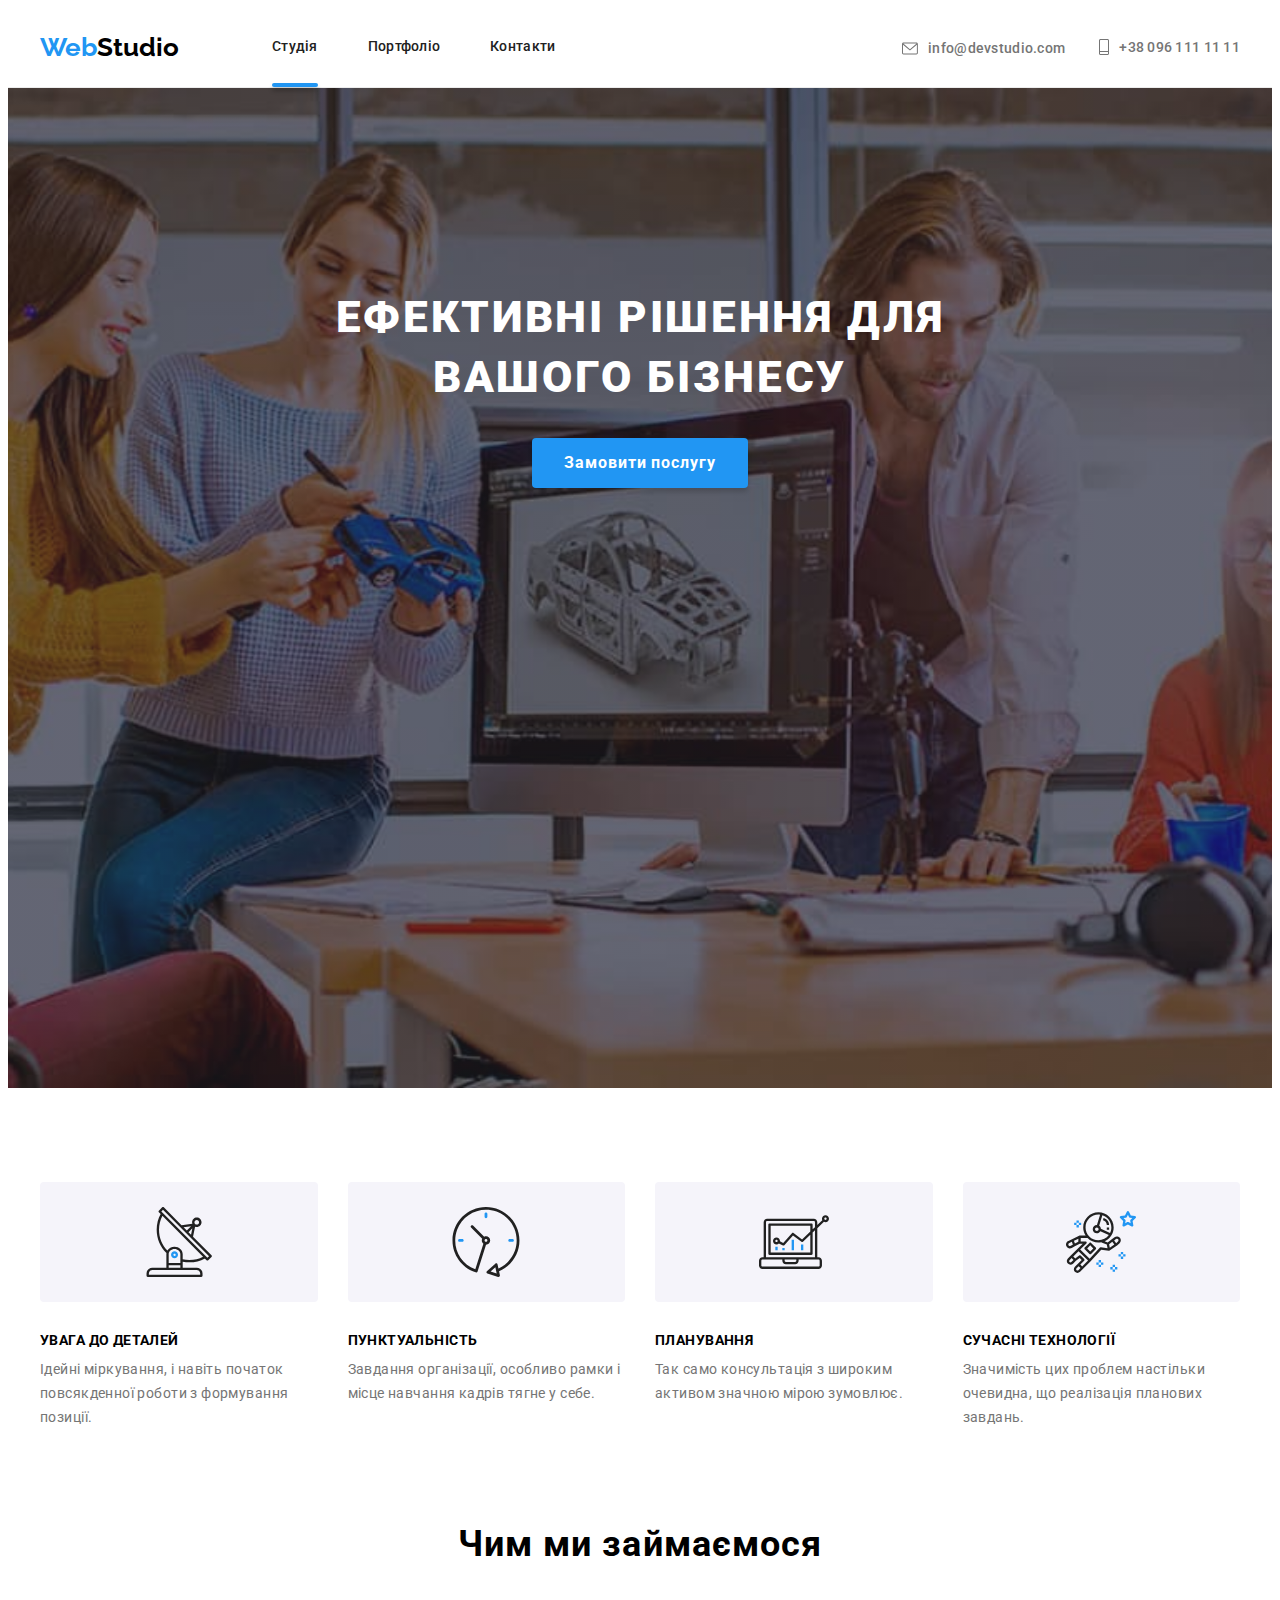
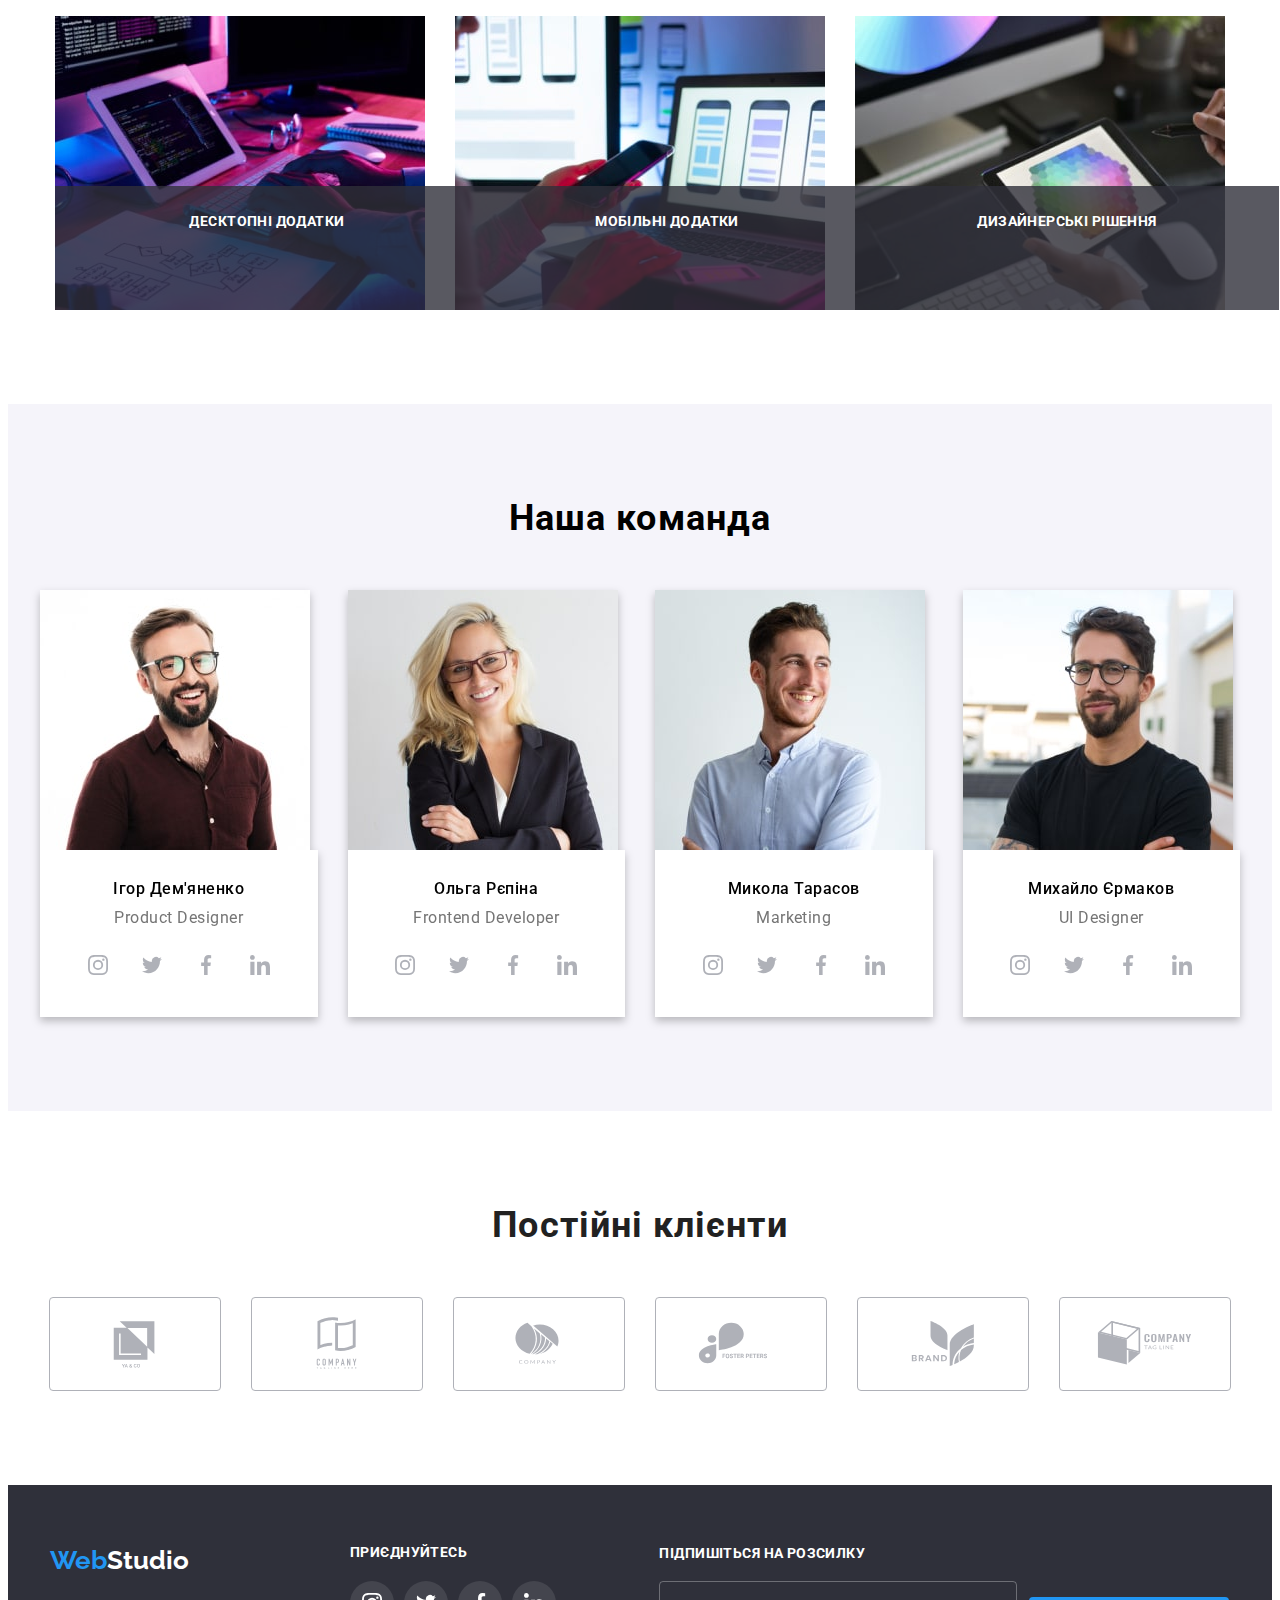
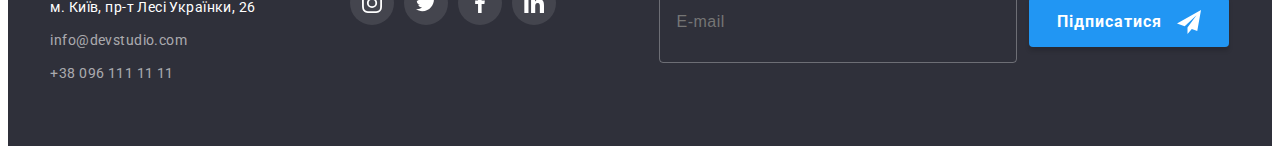
<file: index.html>
<!DOCTYPE html>
<html lang="en">
  <head>
    <meta charset="UTF-8" />
    <meta http-equiv="X-UA-Compatible" content="IE=edge" />
    <meta name="viewport" content="width=device-width, initial-scale=1.0" />

    <title>WebStudio</title>
    <link rel="preconnect" href="https://fonts.googleapis.com" />
    <link rel="preconnect" href="https://fonts.gstatic.com" crossorigin />
    <link
      href="https://fonts.googleapis.com/css2?family=Raleway:wght@700&family=Roboto:wght@400;500;700;900&display=swap"
      rel="stylesheet"
    />
    <link
      rel="stylesheet"
      href="https://cdnjs.cloudflare.com/ajax/libs/modern-normalize/1.1.0/modern-normalize.min.css"
      integrity="sha512-wpPYUAdjBVSE4KJnH1VR1HeZfpl1ub8YT/NKx4PuQ5NmX2tKuGu6U/JRp5y+Y8XG2tV+wKQpNHVUX03MfMFn9Q=="
      crossorigin="anonymous"
      referrerpolicy="no-referrer"
    />

    <link rel="stylesheet" href="./css/main.min.css" />
    <link rel="Portfolio" href="./portfolio.html" />
    <link rel="Portfolio" href="./sass/layout/_header.scss" />
  </head>

  <body>
    <header class="header">
      <div class="container">
        <a lang="en" class="navigation__logo" href="./index.html"
          ><span class="blue-logo">Web</span>Studio
        </a>
        <div class="header__nav-wrapper">
          <nav class="navigation">
            <ul class="navigation__list list">
              <li class="navigation__item header__link">
                <a href="./index.html" class="navigation__link">Студія</a>
              </li>
              <li class="navigation__item">
                <a href="./portfolio.html" class="navigation__link"
                  >Портфоліо</a
                >
              </li>
              <li class="navigation__item data-modal-open">
                <a href="#contact-menu" class="navigation__link">Контакти</a>
              </li>
            </ul>
          </nav>

          <div class="contact">
            <a class="contact__link" href="mailto:info@devstudio.com"
              ><svg class="contact__icon" width="16" height="13">
                <use href="./images/icon.svg#icon-envelope"></use>
              </svg>
              <span>info@devstudio.com</span></a
            >

            <a class="contact__link" href="tel:+380961111111"
              ><svg class="contact__icon" width="10" height="16">
                <use href="./images/icon.svg#icon-vector-phone"></use>
              </svg>
              <span>+38 096 111 11 11</span></a
            >
          </div>
        </div>
        <button class="menu-open" type="button">
          <svg class="menu-icon" width="40" height="40">
            <use href="./images/icon.svg#icon-menu"></use>
          </svg>
        </button>
      </div>
    </header>

    <main>
      <section class="hero__top">
        <div class="container">
          <h1 class="hero__title">
            Ефективні рішення для <br />
            вашого бізнесу
          </h1>
          <button type="button" class="hero__btn btn" data-modal-open>
            Замовити послугу
          </button>
        </div>
      </section>

      <section class="about section">
        <div class="container">
          <ul class="about__list">
            <li class="about__preitem">
              <div class="about__item">
                <a href="" class="">
                  <svg class="" width="70" height="70">
                    <use href="./images/symbol.svg#icon-antena"></use>
                  </svg>
                </a>
              </div>
              <h3 class="about__title">УВАГА ДО ДЕТАЛЕЙ</h3>
              <p class="about__pretitle">
                Ідейні міркування, і навіть початок повсякденної роботи з
                формування позиції.
              </p>
            </li>
            <li class="about__preitem">
              <div class="about__item">
                <a href="" class="">
                  <svg class="" width="70" height="70">
                    <use href="./images/symbol.svg#icon-clock"></use>
                  </svg>
                </a>
              </div>
              <h3 class="about__title">ПУНКТУАЛЬНІСТЬ</h3>
              <p class="about__pretitle">
                Завдання організації, особливо рамки і місце навчання кадрів
                тягне у себе.
              </p>
            </li>
            <li class="about__preitem">
              <div class="about__item">
                <a href="" class="">
                  <svg class="" width="70" height="70">
                    <use href="./images/symbol.svg#icon-diagram"></use>
                  </svg>
                </a>
              </div>
              <h3 class="about__title">ПЛАНУВАННЯ</h3>
              <p class="about__pretitle">
                Так само консультація з широким активом значною мірою зумовлює.
              </p>
            </li>
            <li class="about__preitem">
              <div class="about__item">
                <a href="" class="">
                  <svg class="" width="70" height="70">
                    <use href="./images/symbol.svg#icon-astronaut"></use>
                  </svg>
                </a>
              </div>
              <h3 class="about__title">СУЧАСНІ ТЕХНОЛОГІЇ</h3>
              <p class="about__pretitle">
                Значимість цих проблем настільки очевидна, що реалізація
                планових завдань.
              </p>
            </li>
          </ul>
        </div>
      </section>

      <section class="aside section">
        <div class="container">
          <h2 class="aside__top">Чим ми займаємося</h2>
          <ul class="aside__list">
            <li class="aside__item">
              <img
                srcset="./images/d-img1.jpg 1x, ./images/img1-2x.jpg 2x"
                src="./images/img1.jpg"
                alt="праця за столом 1"
                width="370"
                height="298"
              />
              <p class="aside__text">Десктопні додатки</p>
            </li>
            <li class="aside__item">
              <img
                srcset="./images/d-img2.jpg 1x, ./images/img2-2x.jpg 2x"
                src="./images/img2.jpg"
                alt="праця за столом 2"
                width="370"
                height="298"
              />
              <p class="aside__text">Мобільні додатки</p>
            </li>
            <li class="aside__item">
              <img
                srcset="./images/d-img3.jpg 1x, ./images/img3-2x.jpg 2x"
                src="./images/img3.jpg"
                alt="праця за столом 3"
                width="370"
                height="298"
              />
              <p class="aside__text">Дизайнерські рішення</p>
            </li>
          </ul>
        </div>
      </section>
      <section class="user section">
        <div class="container">
          <h2 class="user__title">Наша команда</h2>
          <ul class="user__list">
            <li class="user__item">
              <picture>
                <source
                  srcset="./images/d-ihor.jpg 1x, ./images/ihor-2x.jpg 2x"
                  media="(min-width: 1200px)"
                />
                <source
                  srcset="
                    ./images/ihor-tablet.jpg    1x,
                    ./images/ihor-tablet-2x.jpg 2x
                  "
                  media="(min-width: 768px)"
                />
                <source
                  srcset="
                    ./images/ihor-mobile.jpg    1x,
                    ./images/ihor-mobile-2x.jpg 2x
                  "
                  media="(max-width: 767px)"
                />
                <img src="./images/command1.jpg" alt="фото команди 1" />
              </picture>
              <div class="past__user">
                <h3 class="user__name">Ігор Дем'яненко</h3>
                <p class="user__pretitle">Product Designer</p>
                <ul class="past__user-list">
                  <li>
                    <a href="" class="past__user-link link">
                      <svg class="past__user-icon" width="20" height="20">
                        <use href="./images/icon.svg#icon-instagram"></use>
                      </svg>
                    </a>
                  </li>
                  <li>
                    <a href="" class="past__user-link link">
                      <svg class="past__user-icon" width="20" height="20">
                        <use href="./images/icon.svg#icon-twitter"></use>
                      </svg>
                    </a>
                  </li>
                  <li>
                    <a href="" class="past__user-link link">
                      <svg class="past__user-icon" width="20" height="20">
                        <use href="./images/icon.svg#icon-facebook"></use>
                      </svg>
                    </a>
                  </li>
                  <li>
                    <a href="" class="past__user-link link">
                      <svg class="past__user-icon" width="20" height="20">
                        <use href="./images/icon.svg#icon-linkedin"></use>
                      </svg>
                    </a>
                  </li>
                </ul>
              </div>
            </li>
            <li class="user__item">
              <picture>
                <source
                  srcset="./images/d-olga.jpg 1x, ./images/olga-2x.jpg 2x"
                  media="(min-width: 1200px)"
                />
                <source
                  srcset="
                    ./images/olga-tablet.jpg    1x,
                    ./images/olga-tablet-2x.jpg 2x
                  "
                  media="(min-width: 768px)"
                />
                <source
                  srcset="
                    ./images/olga-mobile.jpg    1x,
                    ./images/olga-mobile-2x.jpg 2x
                  "
                  media="(max-width: 767px)"
                />
                <img src="./images/command2.jpg" alt="фото команди 2" />
              </picture>

              <div class="past__user">
                <h3 class="user__name">Ольга Рєпіна</h3>
                <p class="user__pretitle">Frontend Developer</p>
                <ul class="past__user-list">
                  <li>
                    <a href="" class="past__user-link link">
                      <svg class="past__user-icon" width="20" height="20">
                        <use href="./images/icon.svg#icon-instagram"></use>
                      </svg>
                    </a>
                  </li>
                  <li>
                    <a href="" class="past__user-link link">
                      <svg class="past__user-icon" width="20" height="20">
                        <use href="./images/icon.svg#icon-twitter"></use>
                      </svg>
                    </a>
                  </li>
                  <li>
                    <a href="" class="past__user-link link">
                      <svg class="past__user-icon" width="20" height="20">
                        <use href="./images/icon.svg#icon-facebook"></use>
                      </svg>
                    </a>
                  </li>
                  <li>
                    <a href="" class="past__user-link link">
                      <svg class="past__user-icon" width="20" height="20">
                        <use href="./images/icon.svg#icon-linkedin"></use>
                      </svg>
                    </a>
                  </li>
                </ul>
              </div>
            </li>
            <li class="user__item">
              <picture>
                <source
                  srcset="./images/d-nik.jpg 1x, ./images/nik-2x.jpg 2x"
                  media="(min-width: 1200px)"
                />
                <source
                  srcset="
                    ./images/nik-tablet.jpg    1x,
                    ./images/nik-tablet-2x.jpg 2x
                  "
                  media="(min-width: 768px)"
                />
                <source
                  srcset="
                    ./images/nik-mobile.jpg    1x,
                    ./images/nik-mobile-2x.jpg 2x
                  "
                  media="(max-width: 767px)"
                />
                <img src="./images/command3.jpg" alt="фото команди 3" />
              </picture>

              <div class="past__user">
                <h3 class="user__name">Микола Тарасов</h3>
                <p class="user__pretitle">Marketing</p>
                <ul class="past__user-list">
                  <li>
                    <a href="" class="past__user-link link">
                      <svg class="past__user-icon" width="20" height="20">
                        <use href="./images/icon.svg#icon-instagram"></use>
                      </svg>
                    </a>
                  </li>
                  <li>
                    <a href="" class="past__user-link link">
                      <svg class="past__user-icon" width="20" height="20">
                        <use href="./images/icon.svg#icon-twitter"></use>
                      </svg>
                    </a>
                  </li>
                  <li>
                    <a href="" class="past__user-link link">
                      <svg class="past__user-icon" width="20" height="20">
                        <use href="./images/icon.svg#icon-facebook"></use>
                      </svg>
                    </a>
                  </li>
                  <li>
                    <a href="" class="past__user-link link">
                      <svg class="past__user-icon" width="20" height="20">
                        <use href="./images/icon.svg#icon-linkedin"></use>
                      </svg>
                    </a>
                  </li>
                </ul>
              </div>
            </li>
            <li class="user__item">
              <picture>
                <source
                  srcset="./images/d-mich.jpg 1x, ./images/mich-2x.jpg 2x"
                  media="(min-width: 1200px)"
                />
                <source
                  srcset="
                    ./images/mich-tablet.jpg    1x,
                    ./images/mich-tablet-2x.jpg 2x
                  "
                  media="(min-width: 768px)"
                />
                <source
                  srcset="
                    ./images/mich-mobile.jpg    1x,
                    ./images/mich-mobile-2x.jpg 2x
                  "
                  media="(max-width: 767px)"
                />
                <img src="./images/command4.jpg" alt="фото команди 4" />
              </picture>
              <div class="past__user">
                <h3 class="user__name">Михайло Єрмаков</h3>
                <p class="user__pretitle">UI Designer</p>
                <ul class="past__user-list">
                  <li>
                    <a href="" class="past__user-link link">
                      <svg class="past__user-icon" width="20" height="20">
                        <use href="./images/icon.svg#icon-instagram"></use>
                      </svg>
                    </a>
                  </li>
                  <li>
                    <a href="" class="past__user-link link">
                      <svg class="past__user-icon" width="20" height="20">
                        <use href="./images/icon.svg#icon-twitter"></use>
                      </svg>
                    </a>
                  </li>
                  <li>
                    <a href="" class="past__user-link link">
                      <svg class="past__user-icon" width="20" height="20">
                        <use href="./images/icon.svg#icon-facebook"></use>
                      </svg>
                    </a>
                  </li>
                  <li>
                    <a href="" class="past__user-link link">
                      <svg class="past__user-icon" width="20" height="20">
                        <use href="./images/icon.svg#icon-linkedin"></use>
                      </svg>
                    </a>
                  </li>
                </ul>
              </div>
            </li>
          </ul>
        </div>
      </section>
      <section class="clients section">
        <div class="container">
          <h2 class="clients__text">Постійні клієнти</h2>
          <ul class="clients__list">
            <li class="clients__item">
              <a href="" class="clients__link link">
                <svg class="clients__icon" width="106" height="60">
                  <use href="./images/symbol.svg#icon-Logo-ya"></use>
                </svg>
              </a>
            </li>
            <li class="clients__item">
              <a href="" class="clients__link link">
                <svg class="clients__icon" width="106" height="60">
                  <use href="./images/symbol.svg#icon-Logo-company"></use>
                </svg>
              </a>
            </li>
            <li class="clients__item">
              <a href="" class="clients__link link">
                <svg class="clients__icon" width="106" height="60">
                  <use href="./images/symbol.svg#icon-Logo-company-b"></use>
                </svg>
              </a>
            </li>
            <li class="clients__item">
              <a href="" class="clients__link link">
                <svg class="clients__icon" width="106" height="60">
                  <use href="./images/symbol.svg#icon-Logo-company-f"></use>
                </svg>
              </a>
            </li>
            <li class="clients__item">
              <a href="" class="clients__link link">
                <svg class="clients__icon" width="106" height="60">
                  <use href="./images/symbol.svg#icon-Logo-brand"></use>
                </svg>
              </a>
            </li>
            <li class="clients__item">
              <a href="" class="clients__link link">
                <svg class="clients__icon" width="106" height="60">
                  <use href="./images/symbol.svg#icon-Logo-company-t"></use>
                </svg>
              </a>
            </li>
          </ul>
        </div>
      </section>
    </main>
    <footer class="footer" id="contact-menu">
      <div class="container footer-container">
        <div class="footer-container">
          <a lang="en" class="footer__logo" href="./index.html"
            ><span class="footer__blue-logo">Web</span>Studio
          </a>
          <address>
            <ul class="adress__list">
              <li class="adress__item">
                <a
                  class="adress__subtitle"
                  href="https://goo.gl/maps/M2xSTpubTiyKNZANA"
                  target="blank"
                  rel="noopener noreferrer nofollow"
                  >м. Київ, пр-т Лесі Українки, 26
                </a>
              </li>
              <li class="footer-item-post">
                <a href="mailto:info@devstudio.com" class="adress__item"
                  >info@devstudio.com</a
                >
              </li>
              <li>
                <a href="tel:+380961111111" class="adress__item"
                  >+38 096 111 11 11</a
                >
              </li>
            </ul>
          </address>
        </div>
        <div class="footer__social">
          <p class="footer__social-scr">Приєднуйтесь</p>
          <ul class="footer__social-list">
            <li>
              <a href="" class="footer__social-link link">
                <svg class="footer__social-icon" width="20" height="20">
                  <use href="./images/icon.svg#icon-instagram"></use>
                </svg>
              </a>
            </li>
            <li>
              <a href="" class="footer__social-link link">
                <svg class="footer__social-icon" width="20" height="20">
                  <use href="./images/icon.svg#icon-twitter"></use>
                </svg>
              </a>
            </li>
            <li>
              <a href="" class="footer__social-link link">
                <svg class="footer__social-icon" width="20" height="20">
                  <use href="./images/icon.svg#icon-facebook"></use>
                </svg>
              </a>
            </li>
            <li>
              <a href="" class="footer__social-link link">
                <svg class="footer__social-icon" width="20" height="20">
                  <use href="./images/icon.svg#icon-linkedin"></use>
                </svg>
              </a>
            </li>
          </ul>
        </div>

        <div class="footer__subscribe">
          <h2 class="footer__title">Підпишіться на розсилку</h2>
          <form class="footer__form" autocomplete="off">
            <label class="footer__label">
              <input
                class="footer__input"
                type="email"
                name="foot-mail"
                placeholder="E-mail"
              />
            </label>
            <button class="hero__btn footer__btn" type="submit">
              <span>Підписатися</span>
              <svg class="footer__send" width="24" height="24">
                <use href="./images/symbol-person.svg#icon-icon-send"></use>
              </svg>
            </button>
          </form>
        </div>
      </div>
    </footer>

    <div class="overline is-hidden" data-modal>
      <div class="overline__modal">
        <button type="button" class="btn__close" data-modal-close>
          <svg class="" width="18" height="18">
            <use href="./images/symbol-defs 1.svg#icon-close"></use>
          </svg>
        </button>
        <form class="overline__form" autocomplete="off">
          <p class="overline__title">Залиште свої дані, ми вам передзвонимо</p>
          <div class="form__box">
            <label class="form__label" for="user-name-id">Ім'я</label>
            <div class="form__content">
              <input
                class="form__item"
                type="text"
                name="user-name"
                id="user-name-id"
                required
                autofocus
              />
              <svg class="form__icon" width="18" height="18">
                <use href="./images/symbol-person.svg#icon-person-black"></use>
              </svg>
            </div>
          </div>
          <div class="form__box">
            <label class="form__label" for="user-tel-id">Телефон</label>
            <div class="form__content">
              <input
                class="form__item"
                type="tel"
                name="user-tel"
                id="user-tel-id"
                required
              />
              <svg class="form__icon" width="18" height="18">
                <use href="./images/symbol-person.svg#icon-person-phone"></use>
              </svg>
            </div>
          </div>
          <div class="form__box">
            <label class="form__label" for="user-email-id">Пошта</label>

            <div class="form__content">
              <input
                type="email"
                class="form__item"
                name="user-email"
                id="user-email-id"
                required
              />
              <svg class="form__icon" width="18" height="18">
                <use href="./images/symbol-person.svg#icon-email-black"></use>
              </svg>
            </div>
          </div>
          <div class="form__box">
            <label class="form__label" for="user-text-id">Коментар</label>
            <textarea
              class="form__item form__text"
              name="user-text"
              id="user-text-id"
              placeholder="Введіть текст"
            ></textarea>
          </div>
          <div class="policy__list">
            <input
              class="check visually-hidden"
              type="checkbox"
              name="policy"
              id="policy"
              value="true"
            />
            <label class="policy__dial" for="policy">
              <span class="policy__svg">
                <svg class="policy__link" width="11" height="8">
                  <use
                    href="./images/symbol-person.svg#icon-Vector-check"
                  ></use>
                </svg>
              </span>
              <span>
                Погоджуюся з розсилкою та приймаю
                <a class="policy__link" href="">Умови договору</a>
              </span>
            </label>
          </div>
          <button class="hero__btn modal__btn" type="submit">Відправити</button>
        </form>
      </div>
    </div>

    <div class="mob-menu is-hidden">
      <div class="mob-menu container">
        <button type="button" class="menu-close" data-modal-close>
          <svg class="menu-icon" width="40" height="40">
            <use href="./images/icon.svg#icon-cross"></use>
          </svg>
        </button>
        <div class="menu container">
          <nav class="mob-menu-nav">
            <ul class="mob-menu-list list">
              <li class="mob-menu-item">
                <a href="./index.html" class="mob-menu-link link">Студія</a>
              </li>
              <li class="mob-menu-item">
                <a href="./portfolio.html" class="mob-menu-link link"
                  >Портфоліо</a
                >
              </li>
              <li class="mob-menu-item">
                <a href="" class="mob-menu-link link">Контакти</a>
              </li>
            </ul>
          </nav>
        </div>

        <div class="mob-connect">
          <div class="container">
            <ul class="mob-connect-item">
              <li class="mob-connect-link link" style="margin-bottom: 32px;">
                <a class="mob-connect-tel" href="tel:+380961111111">
                  +38 096 111 11 11</a
                >
              </li>
              <li class="mob-connect-link link" style="margin-bottom: 64px;">
                <a class="mob-connect-email" href="mailto:info@devstudio.com">
                  info@devstudio.com</a
                >
              </li>
            </ul>

            <ul class="mob-soc-list list">
              <li class="mob-soc-item">
                <a
                  href=""
                  target="_blank"
                  rel="noopener noreferrer nofollow"
                  class="mob-soc-link link"
                  >Instagram</a
                >
              </li>
              <li class="mob-soc-item">
                <a
                  href=""
                  target="_blank"
                  rel="noopener noreferrer nofollow"
                  class="mob-soc-link link"
                  >Twitter</a
                >
              </li>
              <li class="mob-soc-item">
                <a
                  href=""
                  target="_blank"
                  rel="noopener noreferrer nofollow"
                  class="mob-soc-link link"
                  >Facebook</a
                >
              </li>
              <li class="mob-soc-item">
                <a
                  href=""
                  target="_blank"
                  rel="noopener noreferrer nofollow"
                  class="mob-soc-link link"
                  >LinkedIn</a
                >
              </li>
            </ul>
          </div>
        </div>
      </div>
    </div>

    <script src="./js/modal.js"></script>
    <script src="./js/menu.js"></script>
    <!-- <script src="./js/mobile-menu.js"></script> -->
  </body>
</html>
</file>
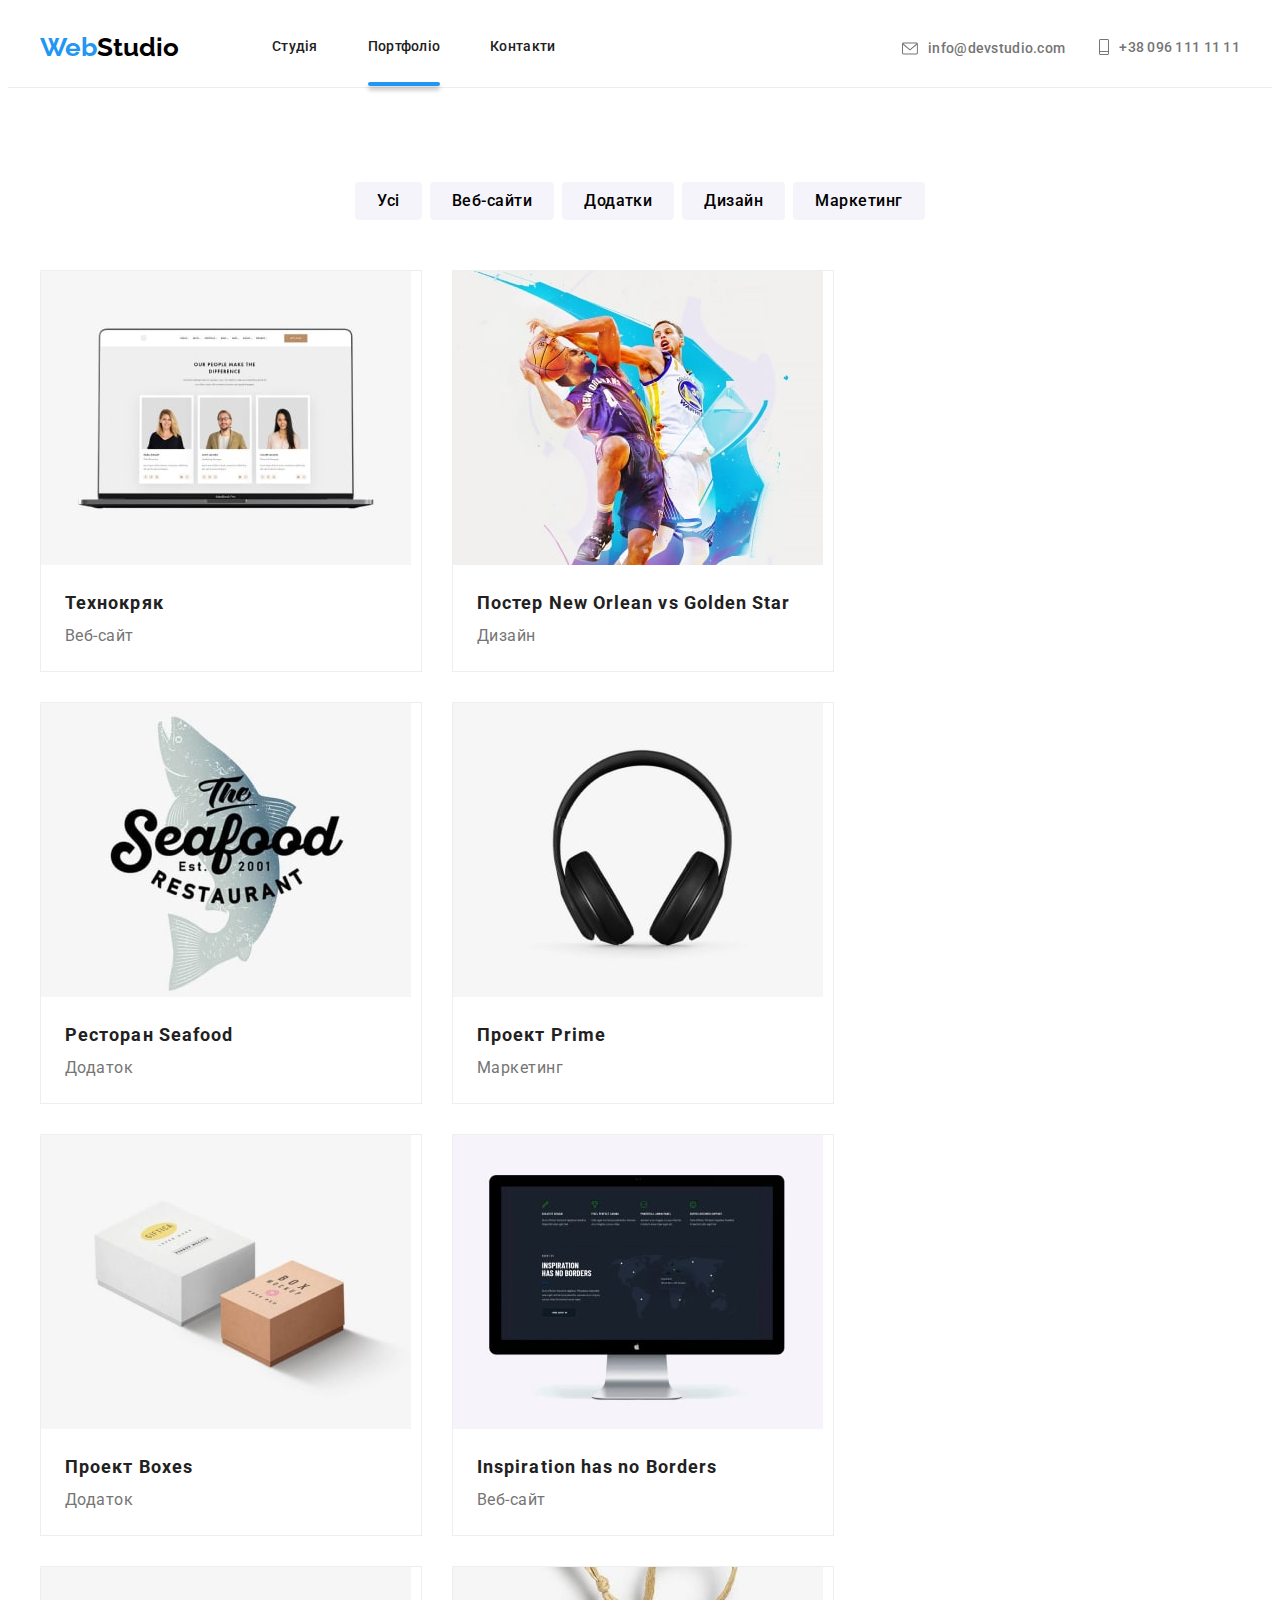
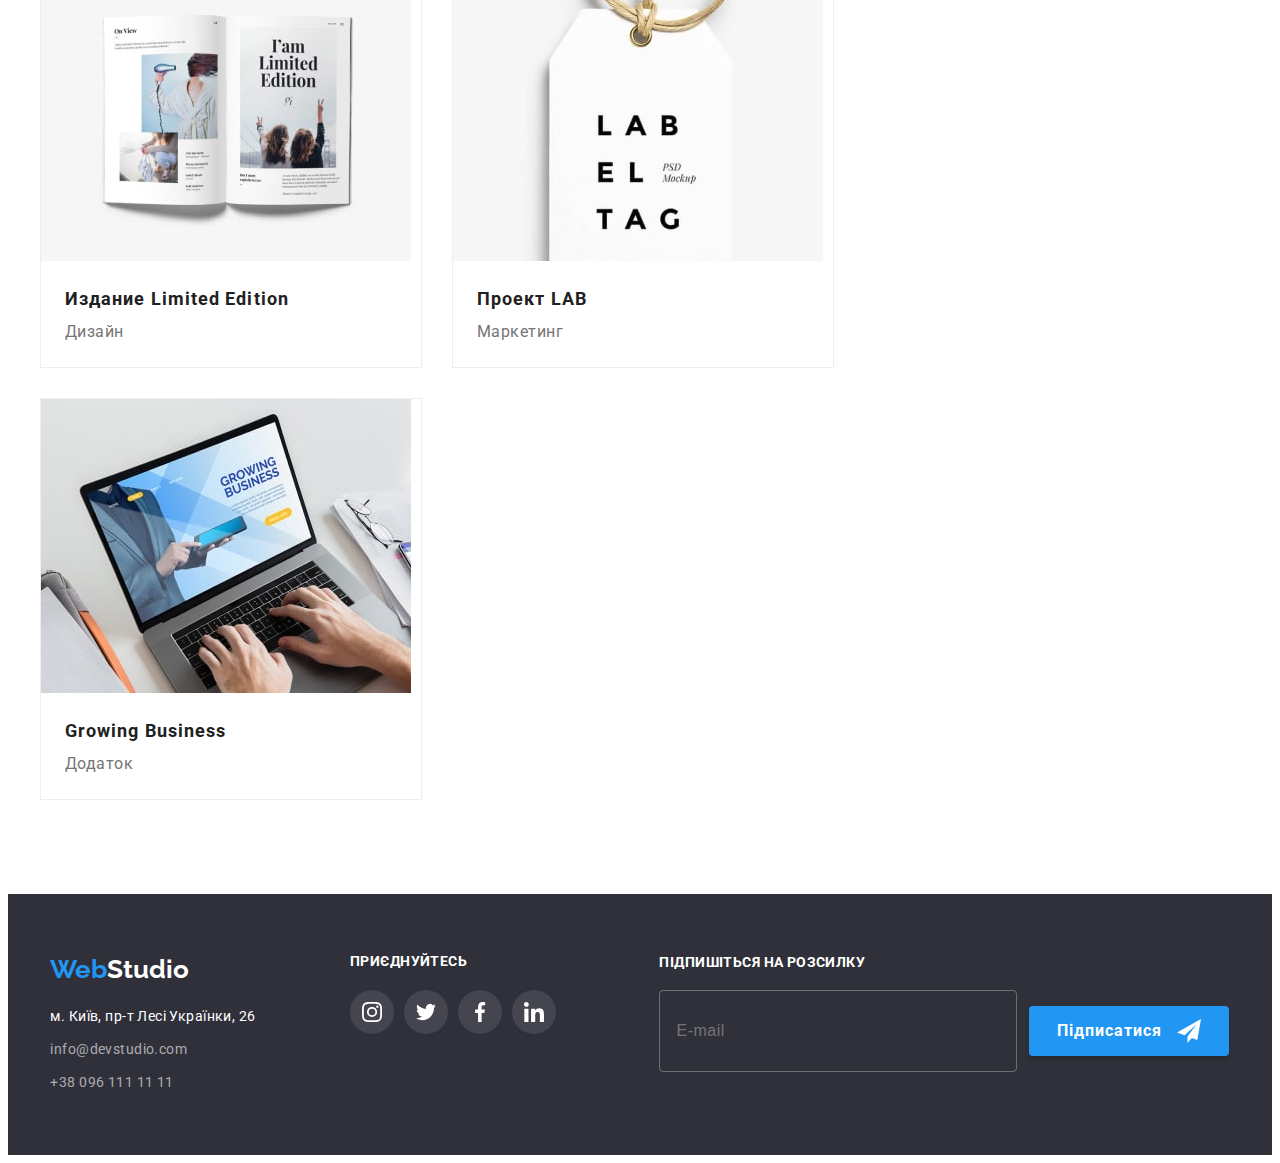
<file: portfolio.html>
<!DOCTYPE html>
<html lang="en">
  <head>
    <meta charset="UTF-8" />
    <meta http-equiv="X-UA-Compatible" content="IE=edge" />
    <meta name="viewport" content="width=device-width, initial-scale=1.0" />

    <title>WebStudio</title>
    <link rel="preconnect" href="https://fonts.googleapis.com" />
    <link rel="preconnect" href="https://fonts.gstatic.com" crossorigin />
    <link
      href="https://fonts.googleapis.com/css2?family=Raleway:wght@700&family=Roboto:wght@400;500;700;900&display=swap"
      rel="stylesheet"
    />
    <link
      rel="stylesheet"
      href="https://cdnjs.cloudflare.com/ajax/libs/modern-normalize/1.1.0/modern-normalize.min.css"
      integrity="sha512-wpPYUAdjBVSE4KJnH1VR1HeZfpl1ub8YT/NKx4PuQ5NmX2tKuGu6U/JRp5y+Y8XG2tV+wKQpNHVUX03MfMFn9Q=="
      crossorigin="anonymous"
      referrerpolicy="no-referrer"
    />

    <link rel="stylesheet" href="./css/main.min.css" />
    <link rel="Portfolio" href="./portfolio.html" />
  </head>

  <body>
    <header class="header">
      <div class="container">
        <a lang="en" class="navigation__logo" href="./index.html"
          ><span class="blue-logo">Web</span>Studio
        </a>
        <div class="header__nav-wrapper">
          <nav class="navigation">
            <ul class="navigation__list list">
              <li class="navigation__item">
                <a href="./index.html" class="navigation__link">Студія</a>
              </li>
              <li class="navigation__item">
                <a href="./portfolio.html" class="navigation__link header__link"
                  >Портфоліо</a
                >
              </li>
              <li class="navigation__item">
                <a href="#contact-menu" class="navigation__link">Контакти</a>
              </li>
            </ul>
          </nav>

          <div class="contact">
            <a class="contact__link" href="mailto:info@devstudio.com"
              ><svg class="contact__icon" width="16" height="13">
                <use href="./images/icon.svg#icon-envelope"></use>
              </svg>
              <span>info@devstudio.com</span></a
            >

            <a class="contact__link" href="tel:+380961111111"
              ><svg class="contact__icon" width="10" height="16">
                <use href="./images/icon.svg#icon-vector-phone"></use>
              </svg>
              <span>+38 096 111 11 11</span></a
            >
          </div>
        </div>
        <button class="menu-open" type="button">
          <svg class="menu-icon" width="40" height="40">
            <use href="./images/icon.svg#icon-menu"></use>
          </svg>
        </button>
      </div>
    </header>

    <main>
      <section class="benefits section">
        <div class="container">
          <ul class="benefits-pre-list">
            <li class="benefits-pre-item">
              <button type="button" class="benefits-btn">Усі</button>
            </li>
            <li class="benefits-pre-item">
              <button type="button" class="benefits-btn">Веб-сайти</button>
            </li>
            <li class="benefits-pre-item">
              <button type="button" class="benefits-btn">Додатки</button>
            </li>
            <li class="benefits-pre-item">
              <button type="button" class="benefits-btn">Дизайн</button>
            </li>
            <li class="benefits-pre-item">
              <button type="button" class="benefits-btn">Маркетинг</button>
            </li>
          </ul>

          <ul class="benefits-list">
            <li class="benefits-item">
              <div class="benefits-top-wrap">
                <picture>
                  <source
                    srcset="
                      ./images/d1tehnokriak.jpg   1x,
                      ./images/1tehnokriak-2x.jpg 2x
                    "
                    media="(min-width: 1200px)"
                  />
                  <source
                    srcset="
                      ./images/1tehnokriak-tablet.jpg    1x,
                      ./images/1tehnokriak-tablet-2x.jpg 2x
                    "
                    media="(min-width: 768px)"
                  />
                  <source
                    srcset="
                      ./images/1tehnokriak-mobile.jpg    1x,
                      ./images/1tehnokriak-mobile-2x.jpg 2x
                    "
                    media="(max-width: 767px)"
                  />
                  <img src="./images/1tehnokriak.jpg" alt="фото ноутбука" />
                </picture>

                <p class="benefits-top-text">
                  Ресурс пропонує комплексні пропозиції з різним рівнем
                  функціоналу та сервісів. Все це дозволить відвідувачу отримати
                  вичерпні відомості про компанію чи приватну особу
                </p>
              </div>

              <div class="past-benefits-item">
                <h3 class="benefits-name">Технокряк</h3>
                <p class="benefits-pre-title">Веб-сайт</p>
              </div>
            </li>
            <li class="benefits-item">
              <div class="benefits-top-wrap">
                <picture>
                  <source
                    srcset="
                      ./images/d2poster.jpg   1x,
                      ./images/2poster-2x.jpg 2x
                    "
                    media="(min-width: 1200px)"
                  />
                  <source
                    srcset="
                      ./images/2poster-tablet.jpg    1x,
                      ./images/2poster-tablet-2x.jpg 2x
                    "
                    media="(min-width: 768px)"
                  />
                  <source
                    srcset="
                      ./images/2poster-mobile.jpg    1x,
                      ./images/2poster-mobile-2x.jpg 2x
                    "
                    media="(max-width: 767px)"
                  />
                  <img
                    src="./images/2neworleangoldenstar.jpg"
                    alt="фото баскетболистов"
                  />
                </picture>

                <p class="benefits-top-text">
                  Ресурс пропонує комплексні пропозиції з різним рівнем
                  функціоналу та сервісів. Все це дозволить відвідувачу отримати
                  вичерпні відомості про компанію чи приватну особу
                </p>
              </div>

              <div class="past-benefits-item">
                <h3 class="benefits-name">Постер New Orlean vs Golden Star</h3>
                <p class="benefits-pre-title">Дизайн</p>
              </div>
            </li>
            <li class="benefits-item">
              <div class="benefits-top-wrap">
                <picture>
                  <source
                    srcset="
                      ./images/d3seafood.jpg   1x,
                      ./images/3seafood-2x.jpg 2x
                    "
                    media="(min-width: 1200px)"
                  />
                  <source
                    srcset="
                      ./images/3seafood-tablet.jpg    1x,
                      ./images/3seafood-tablet-2x.jpg 2x
                    "
                    media="(min-width: 768px)"
                  />
                  <source
                    srcset="
                      ./images/3seafood-mobile.jpg    1x,
                      ./images/3seafood-mobile-2x.jpg 2x
                    "
                    media="(max-width: 767px)"
                  />
                  <img
                    src="./images/3seafood.jpg"
                    alt="лого названия ресторана"
                  />
                </picture>

                <p class="benefits-top-text">
                  Ресурс пропонує комплексні пропозиції з різним рівнем
                  функціоналу та сервісів. Все це дозволить відвідувачу отримати
                  вичерпні відомості про компанію чи приватну особу
                </p>
              </div>

              <div class="past-benefits-item">
                <h3 class="benefits-name">Ресторан Seafood</h3>
                <p class="benefits-pre-title">Додаток</p>
              </div>
            </li>
            <li class="benefits-item">
              <div class="benefits-top-wrap">
                <picture>
                  <source
                    srcset="./images/d4prime.jpg 1x, ./images/4prime-2x.jpg 2x"
                    media="(min-width: 1200px)"
                  />
                  <source
                    srcset="
                      ./images/4prime-tablet.jpg    1x,
                      ./images/4prime-tablet-2x.jpg 2x
                    "
                    media="(min-width: 768px)"
                  />
                  <source
                    srcset="
                      ./images/4prime-mobile.jpg    1x,
                      ./images/4prime-mobile-2x.jpg 2x
                    "
                    media="(max-width: 767px)"
                  />
                  <img src="./images/4prime.jpg" alt="наушники" />
                </picture>

                <p class="benefits-top-text">
                  Ресурс пропонує комплексні пропозиції з різним рівнем
                  функціоналу та сервісів. Все це дозволить відвідувачу отримати
                  вичерпні відомості про компанію чи приватну особу
                </p>
              </div>

              <div class="past-benefits-item">
                <h3 class="benefits-name">Проект Prime</h3>
                <p class="benefits-pre-title">Маркетинг</p>
              </div>
            </li>
            <li class="benefits-item">
              <div class="benefits-top-wrap">
                <picture>
                  <source
                    srcset="./images/d5boxes.jpg 1x, ./images/5boxes-2x.jpg 2x"
                    media="(min-width: 1200px)"
                  />
                  <source
                    srcset="
                      ./images/5boxes-tablet.jpg    1x,
                      ./images/5boxes-tablet-2x.jpg 2x
                    "
                    media="(min-width: 768px)"
                  />
                  <source
                    srcset="
                      ./images/5boxes-mobile.jpg    1x,
                      ./images/5boxes-mobile-2x.jpg 2x
                    "
                    media="(max-width: 767px)"
                  />
                  <img src="./images/5boxes.jpg" alt="фото двух коробок" />
                </picture>

                <p class="benefits-top-text">
                  Ресурс пропонує комплексні пропозиції з різним рівнем
                  функціоналу та сервісів. Все це дозволить відвідувачу отримати
                  вичерпні відомості про компанію чи приватну особу
                </p>
              </div>

              <div class="past-benefits-item">
                <h3 class="benefits-name">Проект Boxes</h3>
                <p class="benefits-pre-title">Додаток</p>
              </div>
            </li>

            <li class="benefits-item">
              <div class="benefits-top-wrap">
                <picture>
                  <source
                    srcset="
                      ./images/d6inspiration.jpg   1x,
                      ./images/6inspiration-2x.jpg 2x
                    "
                    media="(min-width: 1200px)"
                  />
                  <source
                    srcset="
                      ./images/6inspiration-tablet.jpg    1x,
                      ./images/6inspiration-tablet-2x.jpg 2x
                    "
                    media="(min-width: 768px)"
                  />
                  <source
                    srcset="
                      ./images/6inspiration-mobile.jpg    1x,
                      ./images/6inspiration-mobile-2x.jpg 2x
                    "
                    media="(max-width: 767px)"
                  />
                  <img src="./images/6inspiration.jpg" alt="фото монитора" />
                </picture>

                <p class="benefits-top-text">
                  Ресурс пропонує комплексні пропозиції з різним рівнем
                  функціоналу та сервісів. Все це дозволить відвідувачу отримати
                  вичерпні відомості про компанію чи приватну особу
                </p>
              </div>

              <div class="past-benefits-item">
                <h3 class="benefits-name">Inspiration has no Borders</h3>
                <p class="benefits-pre-title">Веб-сайт</p>
              </div>
            </li>

            <li class="benefits-item">
              <div class="benefits-top-wrap">
                <picture>
                  <source
                    srcset="
                      ./images/d7limitededition.jpg   1x,
                      ./images/7limitededition-2x.jpg 2x
                    "
                    media="(min-width: 1200px)"
                  />
                  <source
                    srcset="
                      ./images/7limitededition-tablet.jpg    1x,
                      ./images/7limitededition-tablet-2x.jpg 2x
                    "
                    media="(min-width: 768px)"
                  />
                  <source
                    srcset="
                      ./images/7limitededition-mobile.jpg    1x,
                      ./images/7limitededition-mobile-2x.jpg 2x
                    "
                    media="(max-width: 767px)"
                  />
                  <img src="./images/7limitededition.jpg" alt="фото книги" />
                </picture>

                <p class="benefits-top-text">
                  Ресурс пропонує комплексні пропозиції з різним рівнем
                  функціоналу та сервісів. Все це дозволить відвідувачу отримати
                  вичерпні відомості про компанію чи приватну особу
                </p>
              </div>
              <div class="past-benefits-item">
                <h3 class="benefits-name">Издание Limited Edition</h3>
                <p class="benefits-pre-title">Дизайн</p>
              </div>
            </li>

            <li class="benefits-item">
              <div class="benefits-top-wrap">
                <picture>
                  <source
                    srcset="./images/d8lab.jpg 1x, ./images/8lab-2x.jpg 2x"
                    media="(min-width: 1200px)"
                  />
                  <source
                    srcset="
                      ./images/8lab-tablet.jpg    1x,
                      ./images/8lab-tablet-2x.jpg 2x
                    "
                    media="(min-width: 768px)"
                  />
                  <source
                    srcset="
                      ./images/8lab-mobile.jpg    1x,
                      ./images/8lab-mobile-2x.jpg 2x
                    "
                    media="(max-width: 767px)"
                  />
                  <img src="./images/8lab.jpg" alt="фото бирки" />
                </picture>

                <p class="benefits-top-text">
                  Ресурс пропонує комплексні пропозиції з різним рівнем
                  функціоналу та сервісів. Все це дозволить відвідувачу отримати
                  вичерпні відомості про компанію чи приватну особу
                </p>
              </div>
              <div class="past-benefits-item">
                <h3 class="benefits-name">Проект LAB</h3>
                <p class="benefits-pre-title">Маркетинг</p>
              </div>
            </li>

            <li class="benefits-item">
              <div class="benefits-top-wrap">
                <picture>
                  <source
                    srcset="
                      ./images/d9growing.jpg   1x,
                      ./images/9growing-2x.jpg 2x
                    "
                    media="(min-width: 1200px)"
                  />
                  <source
                    srcset="
                      ./images/9growing-tablet.jpg    1x,
                      ./images/9growing-tablet-2x.jpg 2x
                    "
                    media="(min-width: 768px)"
                  />
                  <source
                    srcset="
                      ./images/9growing-mobile.jpg    1x,
                      ./images/9growing-mobile-2x.jpg 2x
                    "
                    media="(max-width: 767px)"
                  />
                  <img
                    src="./images/9growing.jpg"
                    alt="фото ноутбука на столе"
                  />
                </picture>

                <p class="benefits-top-text">
                  Ресурс пропонує комплексні пропозиції з різним рівнем
                  функціоналу та сервісів. Все це дозволить відвідувачу отримати
                  вичерпні відомості про компанію чи приватну особу
                </p>
              </div>

              <div class="past-benefits-item">
                <h3 class="benefits-name">Growing Business</h3>
                <p class="benefits-pre-title">Додаток</p>
              </div>
            </li>
          </ul>
        </div>
      </section>
    </main>
    <footer class="footer" id="contact-menu">
      <div class="container footer-container">
        <div class="footer-container">
          <a lang="en" class="footer__logo" href="./index.html"
            ><span class="footer__blue-logo">Web</span>Studio
          </a>
          <address>
            <ul class="adress__list">
              <li class="adress__item">
                <a
                  class="adress__subtitle"
                  href="https://goo.gl/maps/M2xSTpubTiyKNZANA"
                  target="blank"
                  rel="noopener noreferrer nofollow"
                  >м. Київ, пр-т Лесі Українки, 26
                </a>
              </li>
              <li class="footer-item-post">
                <a href="mailto:info@devstudio.com" class="adress__item"
                  >info@devstudio.com</a
                >
              </li>
              <li>
                <a href="tel:+380961111111" class="adress__item"
                  >+38 096 111 11 11</a
                >
              </li>
            </ul>
          </address>
        </div>
        <div class="footer__social">
          <p class="footer__social-scr">Приєднуйтесь</p>
          <ul class="footer__social-list">
            <li>
              <a href="" class="footer__social-link link">
                <svg class="footer__social-icon" width="20" height="20">
                  <use href="./images/icon.svg#icon-instagram"></use>
                </svg>
              </a>
            </li>
            <li>
              <a href="" class="footer__social-link link">
                <svg class="footer__social-icon" width="20" height="20">
                  <use href="./images/icon.svg#icon-twitter"></use>
                </svg>
              </a>
            </li>
            <li>
              <a href="" class="footer__social-link link">
                <svg class="footer__social-icon" width="20" height="20">
                  <use href="./images/icon.svg#icon-facebook"></use>
                </svg>
              </a>
            </li>
            <li>
              <a href="" class="footer__social-link link">
                <svg class="footer__social-icon" width="20" height="20">
                  <use href="./images/icon.svg#icon-linkedin"></use>
                </svg>
              </a>
            </li>
          </ul>
        </div>

        <div class="footer__subscribe">
          <h2 class="footer__title">Підпишіться на розсилку</h2>
          <form class="footer__form" autocomplete="off">
            <label class="footer__label">
              <input
                class="footer__input"
                type="email"
                name="foot-mail"
                placeholder="E-mail"
              />
            </label>
            <button class="hero__btn footer__btn" type="submit">
              <span>Підписатися</span>
              <svg class="footer__send" width="24" height="24">
                <use href="./images/symbol-person.svg#icon-icon-send"></use>
              </svg>
            </button>
          </form>
        </div>
      </div>
    </footer>
    <div class="mob-menu is-hidden is-open">
      <div class="container">
        <button type="button" class="menu-close" data-modal-close>
          <svg class="menu-icon" width="40" height="40">
            <use href="./images/icon.svg#icon-cross"></use>
          </svg>
        </button>
        <div class="menu container">
          <nav class="mob-menu-nav">
            <ul class="mob-menu-list list">
              <li class="mob-menu-item">
                <a href="./index.html" class="mob-menu-link link">Студія</a>
              </li>
              <li class="mob-menu-item">
                <a href="./portfolio.html" class="mob-menu-link link"
                  >Портфоліо</a
                >
              </li>
              <li class="mob-menu-item">
                <a href="" class="mob-menu-link link">Контакти</a>
              </li>
            </ul>
          </nav>
        </div>

        <div class="mob-connect">
          <ul class="mob-connect-item">
            <li class="mob-connect-link link" style="margin-bottom: 32px;">
              <a class="mob-connect-tel" href="tel:+380961111111">
                +38 096 111 11 11</a
              >
            </li>
            <li class="mob-connect-link link" style="margin-bottom: 64px;">
              <a class="mob-connect-email" href="mailto:info@devstudio.com">
                info@devstudio.com</a
              >
            </li>
          </ul>
        </div>
        <ul class="mob-soc-list list">
          <li class="mob-soc-item">
            <a
              href=""
              target="_blank"
              rel="noopener noreferrer nofollow"
              class="mob-soc-link link"
              >Instagram</a
            >
          </li>
          <li class="mob-soc-item">
            <a
              href=""
              target="_blank"
              rel="noopener noreferrer nofollow"
              class="mob-soc-link link"
              >Twitter</a
            >
          </li>
          <li class="mob-soc-item">
            <a
              href=""
              target="_blank"
              rel="noopener noreferrer nofollow"
              class="mob-soc-link link"
              >Facebook</a
            >
          </li>
          <li class="mob-soc-item">
            <a
              href=""
              target="_blank"
              rel="noopener noreferrer nofollow"
              class="mob-soc-link link"
              >LinkedIn</a
            >
          </li>
        </ul>
      </div>
    </div>

    <script src="./js/menu.js"></script>
  </body>
</html>
</file>
<file: css/main.min.css>
:root{--card-set-gap: 30px;--color-first-title: #212121;--btn: #2196f3;--primary-bg-color: #ffffff;--icon-color: #757575;--transition-shadow: box-shadow 250ms cubic-bezier(0.4, 0, 0.2, 1);--transition-opacity: opacity 250ms cubic-bezier(0.4, 0, 0.2, 1);--transition-visibility: visibility 250ms cubic-bezier(0.4, 0, 0.2, 1);--transfotm-cubic: transform 250ms cubic-bezier(0.4, 0, 0.2, 1);--transition-color: color 250ms cubic-bezier(0.4, 0, 0.2, 1);--transition-bg: background-color 250ms cubic-bezier(0.4, 0, 0.2, 1);--shadow-team-item: 0px 1px 3px rgba(0, 0, 0, 0.12), 0px 1px 1px rgba(0, 0, 0, 0.14), 0px 2px 1px rgba(0, 0, 0, 0.2)}.visually-hidden{position:absolute;width:1px;height:1px;margin:-1px;border:0;padding:0;white-space:nowrap;clip-path:inset(100%);clip:rect(0 0 0 0);overflow:hidden}ul{list-style:none;padding-left:0;margin:0}li{list-style:none;text-decoration:none}p,h1,h2,h3,h4,h5,h6{margin:0}img,svg{display:block;max-width:100%;height:auto}address{font-style:normal}a{color:currentColor;text-decoration:none}body{font-family:"Roboto",sans-serif;font-weight:400;background-color:var(--primary-bg-color);color:var(--first-title)}.link{display:inline-block;text-decoration:none}.no-scroll{overflow:hidden}.container{margin:0 auto;padding:0 15px}@media screen and (min-width: 480px){.container{width:480px}}@media screen and (min-width: 768px){.container{width:768px}}@media screen and (min-width: 1200px){.container{width:1200px}}.section{padding-bottom:94px;padding-top:94px}@media screen and (max-width: 768px){.section{padding-top:60px;padding-bottom:60px}}@media screen and (min-width: 1200px){.section{padding-top:94px;padding-bottom:94px}}.header{border-bottom:#ececec solid 1px;padding:10px 0}@media screen and (min-width: 768px){.header{padding:15px 0}}@media screen and (min-width: 1200px){.header{padding:24px 0}}.header>.container{display:flex;flex-basis:100%}.header__link{position:relative}.header__link::after{position:absolute;content:"";width:100%;height:4px;border-radius:3px;left:0;background-color:var(--btn);bottom:-32px;box-shadow:0px 4px 4px 0px rgba(0,0,0,.25)}.header__nav-wrapper{display:flex;align-items:center;justify-content:space-between;flex-basis:100%}@media screen and (max-width: 767px){.header__nav-wrapper{display:none}}.navigation__list{display:flex;justify-content:center}.navigation__item{margin-right:50px;font-weight:500;font-size:14px;line-height:1.14;letter-spacing:.02em;color:var(--color-first-title);text-decoration:none}.navigation__link{text-decoration:none}.navigation__link:hover,.navigation__link:focus{color:var(--btn)}.connect{display:flex;margin-left:auto;font-weight:500;font-size:14px;line-height:1.14;letter-spacing:.02em;color:#757575;text-decoration:none}.connect:hover,.connect:focus{color:var(--btn)}.navigation__logo{display:flex;align-items:center;text-decoration:none;font-family:"Raleway";font-style:normal;font-weight:700;font-size:26px;line-height:1.19;color:#000;margin-right:93px}.blue-logo{color:var(--btn)}.contact__icon:hover,.contact__icon:focus{fill:var(--btn)}.contact__link{font-weight:500;font-size:12px;line-height:1.167;letter-spacing:.02em;color:#757575;margin-left:30px;display:flex;align-items:center;padding:5px 0;transition:color 250 ease}@media screen and (min-width: 1200px){.contact__link{display:inline-flex;font-size:14px;line-height:1.143;align-items:center}}.contact__link:hover,.contact__link:focus{color:var(--btn)}.contact__icon{margin-right:10px;fill:var(--icon-color)}.mob-menu{position:fixed;height:100vh;width:100vw;background-color:#fff;z-index:2;top:0}.mob-menu>.container{display:flex;flex-direction:column;height:100%;justify-content:space-between;transform:translateX(0%)}.mob-menu .is-open{transform:translateX(100%);transition:transform 25ms cubic-bezier(0.2, 0, 0.2, 1) !important}.menu-open{display:block;margin-left:auto;border-width:0px;padding:0px}@media screen and (min-width: 768px){.menu-open{display:none}}.menu-icon{background-color:#fff;height:40px;width:40px}.menu-close{padding-top:10px;right:15px;color:#212121;border:none;background-color:#fff;display:block;margin-left:auto;cursor:pointer}.menu-close:hover,.menu-close:focus{fill:var(--btn)}.mob-menu-item:not(:last-child){margin-bottom:32px}.mob-menu-link{font-weight:500;font-size:40px;line-height:1.17;letter-spacing:.02em;color:#212121;cursor:pointer}.mob-menu-link:hover,.mob-menu-link:focus{color:var(--btn)}.mob-connect-item{display:flex;flex-direction:column}.mob-connect-tel{font-weight:500;font-size:34px;line-height:1.17px;letter-spacing:.02em;color:#2196f3}.mob-connect-email{font-style:normal;font-weight:500;font-size:24px;line-height:1.1666666667;letter-spacing:.02em;color:#757575;cursor:pointer}.mob-connect-email:hover,.mob-connect-email:focus{color:var(--btn)}.mob-soc-list{display:flex;flex-direction:row;padding-bottom:48px}.mob-soc-item{font-weight:500;font-size:18px;line-height:1.22;letter-spacing:.02em;color:#2196f3;margin-right:20px}.mob-soc-item:not(:last-child){border-right:1px solid #757575}.mob-soc-link{padding-right:10px}.hero__btn{font-family:"Roboto";font-style:normal;font-weight:700;font-size:16px;line-height:1.875;letter-spacing:.06em;background:#2196f3;border:none;box-shadow:0px 4px 4px rgba(0,0,0,.15);border-radius:4px;cursor:pointer;color:#fff;display:block;margin-left:auto;margin-right:auto;width:200px;height:50px;transition:var(--transfotm-cubic),var(--transition-bg);position:relative}@media screen and (min-width: 1200px){.hero__btn{width:216px;height:50px}}.hero__top{display:block;text-align:center;background-color:#c4c4c4;padding-top:118px;margin-left:auto;margin-right:auto;max-width:480px;height:400px;background-image:linear-gradient(to right, rgba(47, 48, 58, 0.4), rgba(47, 48, 58, 0.4)),url("../images/preview-bg-mobile.jpg");background-position:center;background-size:cover;background-repeat:no-repeat}@media(min-device-pixel-ratio: 2),(min-resolution: 192dpi),(min-resolution: 2dppx){.hero__top{background-image:linear-gradient(to right, rgba(47, 48, 58, 0.4), rgba(47, 48, 58, 0.4)),url("../images/preview-bg-mobile-2x.jpg")}}@media screen and (min-width: 768px){.hero__top{height:400px;max-width:768px;padding-top:118px;background-image:linear-gradient(to right, rgba(47, 48, 58, 0.4), rgba(47, 48, 58, 0.4)),url("/images/preview-bg-tablet.jpg")}}@media screen and (min-width: 768px)and (min-device-pixel-ratio: 2),screen and (min-width: 768px)and (min-resolution: 192dpi),screen and (min-width: 768px)and (min-resolution: 2dppx){.hero__top{background-image:linear-gradient(to right, rgba(47, 48, 58, 0.4), rgba(47, 48, 58, 0.4)),url("../images/preview-bg-tablet-2x.jpg")}}@media screen and (min-width: 1200px){.hero__top{padding:200px 0;max-width:1600px;height:600px;background-image:linear-gradient(to right, rgba(47, 48, 58, 0.4), rgba(47, 48, 58, 0.4)),url("../images/preview-bg.jpg")}}@media screen and (min-width: 1200px)and (min-device-pixel-ratio: 2),screen and (min-width: 1200px)and (min-resolution: 192dpi),screen and (min-width: 1200px)and (min-resolution: 2dppx){.hero__top{background-image:linear-gradient(to right, rgba(47, 48, 58, 0.4), rgba(47, 48, 58, 0.4)),url("../images/preview-bg-2x.jpg")}}.hero>.container{text-align:center}.hero__title{margin:0 auto 30px;font-weight:900;font-size:26px;line-height:1.61;letter-spacing:.06em;text-transform:uppercase;color:#fff}@media screen and (min-width: 1200px){.hero__title{font-size:44px;line-height:1.36}}@media screen and (min-width: 768px){.about{padding-top:60px;padding-bottom:60px}}@media screen and (min-width: 768px)and (min-width: 768px){.about{padding-top:60px;padding-bottom:60px}}@media screen and (min-width: 768px)and (min-width: 1200px){.about{padding-top:94px;padding-bottom:0px}}.about__list{display:flex;flex-wrap:wrap;gap:30px;justify-content:center}.about__preitem{width:100%}@media screen and (min-width: 768px){.about__preitem{width:calc((100% - 30px)/2)}}@media screen and (min-width: 1200px){.about__preitem{width:calc((100% - 90px)/4)}}.about__item{height:120px;min-width:270px;border-radius:4px;margin-bottom:30px;display:flex;justify-content:center;align-items:center;background-color:#f5f4fa}.about__title{font-weight:700;font-size:14px;line-height:16px;letter-spacing:.03em;text-transform:uppercase;color:var(--first-title);margin-bottom:10px;display:flex}@media screen and (max-width: 768px){.about__title{justify-content:center}}.about__pretitle{font-size:14px;line-height:1.71;letter-spacing:.03em;color:#757575}@media screen and (max-width: 1199px){.aside{display:none}}.aside__top{font-weight:700;font-size:36px;line-height:1.166;text-align:center;letter-spacing:.03em;color:var(--first-title);display:flex;justify-content:center;margin-bottom:50px}.aside__item{position:relative}.aside__list{display:flex;justify-content:center;gap:30px}.aside__text{font-weight:700;font-size:14px;line-height:1.1428571429;text-align:center;letter-spacing:.03em;text-transform:uppercase;color:#fff;height:70px;width:100%;position:absolute;padding:27px;bottom:0;background-color:rgba(47,48,58,.8)}.user{background-color:#f5f4fa;padding-top:60px;padding-bottom:60px}@media screen and (min-width: 768px){.user{padding-top:60px;padding-bottom:60px}}@media screen and (min-width: 1200px){.user{padding-top:94px;padding-bottom:94px}}.user__title{font-size:36px;line-height:1.166;font-weight:700;letter-spacing:.03em;text-align:center;color:var(--first-title);margin-bottom:50px}@media screen and (max-width: 1200px){.user__title{font-size:28px}}.user__list{display:flex;flex-wrap:wrap;gap:30px;justify-content:center}.user__item{filter:drop-shadow(0px 4px 4px rgba(0, 0, 0, 0.25));width:100%}@media screen and (min-width: 768px){.user__item{width:calc((100% - 30px)/2)}}@media screen and (min-width: 1200px){.user__item{width:calc((100% - 90px)/4)}}.past__user{padding:30px 0;background-color:#fff}.user__name{font-size:16px;line-height:1.18;font-weight:500;letter-spacing:.03em;color:var(--first-title);text-align:center;margin-bottom:10px}.user__pretitle{font-size:16px;line-height:1.18;letter-spacing:.03em;text-align:center;color:#757575;margin-bottom:16px}.past__user-list{display:flex;flex-wrap:wrap;justify-content:center;gap:10px}.past__user-link{width:44px;height:44px;border-radius:50%;display:flex;justify-content:center;align-items:center;color:#afb1b8;transition:var(--transition-color),var(--transition-bg)}.past__user-link:hover,.past__user-link:focus{background-color:var(--btn);color:#fff;box-shadow:0px 4px 4px 0px rgba(0,0,0,.25)}.past__user-icon{fill:currentColor}@media screen and (min-width: 480px){.clients{padding-top:60px;padding-bottom:60px}}@media screen and (min-width: 480px)and (min-width: 768px){.clients{padding-top:60px;padding-bottom:60px}}@media screen and (min-width: 480px)and (min-width: 1200px){.clients{padding-top:94px;padding-bottom:94px}}.clients__text{font-weight:700;font-size:36px;line-height:1.16;text-align:center;letter-spacing:.03em;color:#212121;margin-bottom:50px}@media screen and (max-width: 1200px){.clients__text{font-size:28px}}.clients__list{display:flex;flex-wrap:wrap;gap:30px;justify-content:center}.clients__item{border:1px solid #afb1b8;border-radius:4px;color:#afb1b8}.clients__item:hover,.clients__item:focus{color:var(--btn);border-color:var(--btn);box-shadow:0px 4px 4px 0px rgba(0,0,0,.25)}@media screen and (min-width: 480px){.clients__item{width:calc((100% - 30px)/2);width:210px}}@media screen and (min-width: 768px){.clients__item{width:calc((100% - 30px)/2);width:226px}}@media screen and (min-width: 1200px){.clients__item{width:calc((100% - 30px)/6);width:170px}}.clients__link{display:flex;align-items:center;justify-content:center;color:#afb1b8;height:92px;transition:var(--transition-color),var(--transition-bg),var(--transition-shadow),var(--transfotm-cubic)}.clients__link:hover,.clients__link:focus{color:var(--btn);border-color:var(--btn);box-shadow:0px 4px 4px 0px rgba(0,0,0,.25)}.clients__icon{fill:currentColor}.footer{background-color:#2f303a;padding:60px 0}.footer .container{display:grid;row-gap:60px;justify-content:space-evenly;justify-items:center}@media screen and (max-width: 1200px){.footer .container{text-align:center}}@media screen and (min-width: 1200px){.footer .container{grid-auto-flow:column}}.footer__logo{text-decoration:none;font-family:"Raleway";font-style:normal;font-weight:700;font-size:26px;line-height:1.19;color:#fff}@media screen and (min-width: 1200px){.footer__logo{text-align:start}}.footer__blue-logo{color:var(--btn)}.adress__list{margin-top:20px}@media screen and (min-width: 1200px){.adress__list{text-align:start}}.adress__item{font-size:14px;line-height:1.71;letter-spacing:.03em;color:rgba(255,255,255,.6);text-decoration:none;font-style:normal;list-style:none;margin-bottom:9px}.adress__subtitle{color:#fff}.footer-item-post{margin-bottom:9px}@media screen and (min-width: 1200px){.footer__social{margin-left:84px;margin-right:93px}}.footer__social-scr{font-weight:700;font-size:14px;line-height:1.14;letter-spacing:.03em;text-transform:uppercase;color:#fff}@media screen and (min-width: 1200px){.footer__social-scr{text-align:start}}.footer__social-list{gap:10px;display:flex;margin-top:20px}.footer__social-link{width:44px;height:44px;border-radius:50%;display:flex;justify-content:center;align-items:center;background:rgba(255,255,255,.1);transition:var(--transition-bg)}.footer__social-link:hover,.footer__social-link:focus{background-color:var(--btn);color:#fff;box-shadow:0px 4px 4px 0px rgba(0,0,0,.25)}.footer__social-icon{fill:#fff}.footer__subscribe{margin-left:auto}@media screen and (min-width: 768px){.footer__subscribe{grid-column:1/3}}@media screen and (min-width: 1200px){.footer__subscribe{grid-column:auto}}.footer__title{font-size:14px;line-height:1.1428571429;letter-spacing:.03em;text-transform:uppercase;color:var(--primary-bg-color);margin-bottom:20px}.footer__form{display:flex;flex-wrap:wrap;justify-content:center;column-gap:12px;row-gap:20px}@media screen and (min-width: 768px){.footer__form{flex-direction:column;align-items:center}}@media screen and (min-width: 1200px){.footer__form{flex-direction:row;justify-content:flex-end}}.footer__label{display:flex;flex-basis:100%;max-width:450px}@media screen and (min-width: 768px){.footer__label{width:450px}}@media screen and (min-width: 1200px){.footer__label{max-width:358px}}.footer__input{width:100%;height:50px;font-weight:400;font-size:16px;line-height:1.25;letter-spacing:.03em;color:rgba(255,255,255,.6);border:1px solid rgba(255,255,255,.3);border-radius:4px;padding:15px 16px;background-color:rgba(0,0,0,0);outline:none;transition:border-color 250ms var(--cubic)}.footer__input:hover,.footer__input:focus{border-color:var(--primary-bg-color)}.footer__btn{position:relative;text-align:left;padding:10px 28px;width:200px}.footer__send{position:absolute;right:28px;top:50%;transform:translateY(-50%)}@media screen and (max-width: 768px){.benefits{padding-top:60px;padding-bottom:60px}}@media screen and (min-width: 1200px){.benefits{padding-top:94px;padding-bottom:94px}}.benefits-pre-list{display:flex;flex-wrap:wrap;gap:8px}@media screen and (max-width: 768px){.benefits-pre-list{padding:0px 114px 30px 0px}}@media screen and (min-width: 768px){.benefits-pre-list{flex-basis:calc((100% - 30px)/2);justify-content:center;padding-bottom:30px}}@media screen and (min-width: 1200px){.benefits-pre-list{flex-basis:calc((100% - 60px)/3);justify-content:center;padding-bottom:50px}}.benefits-btn{font-family:"Roboto";font-style:normal;font-weight:500;font-size:16px;line-height:1.62;text-align:center;letter-spacing:.03em;color:var(--first-title);background:#f5f4fa;border-radius:4px;border:none;cursor:pointer;display:block;margin-left:auto;margin-right:auto;height:38px;padding:6px 22px;transition:var(--transition-color),var(--transition-bg),var(--transition-shadow)}.benefits-btn:hover,.benefits-btn:focus{background-color:#2196f3;color:#fff;box-shadow:0px 4px 4px 0px rgba(0,0,0,.25)}.benefits-list{padding:0;margin:0;list-style:none;display:flex;flex-wrap:wrap;margin-left:calc(-1*var(--card-set-gap));margin-top:calc(-1*var(--card-set-gap))}.benefits-list>.benefits-item{width:100%;margin-left:var(--card-set-gap);margin-top:var(--card-set-gap);border:#eee solid 1px}@media screen and (min-width: 768px){.benefits-list>.benefits-item{width:calc((100% - 60px)/2)}}@media screen and (min-width: 1200px){.benefits-list>.benefits-item{width:calc((100% - 90px)/3)}}.benefits-list>.benefits-item:hover,.benefits-list>.benefits-item:focus{box-shadow:0px 4px 4px 0px rgba(0,0,0,.25);transform:translateY(0%)}.past-benefits-item{padding:20px 24px}.benefits-top-wrap{position:relative;overflow:hidden}.benefits-top-text{position:absolute;top:0;left:0;background:rgba(33,150,243,.9);color:#fff;font-weight:400;font-size:18px;line-height:1.55;padding:72px 16px 52px 32px;height:100%;transition:var(--transfotm-cubic);transform:translateY(101%);overflow:auto}.benefits-item:hover .benefits-top-text{transform:translateY(0%);transition:transform .25s cubic-bezier(0.2, 0, 0.2, 1) !important}@media screen and (min-width: 768px){.benefits-top-text{line-height:1.33}}.benefits-name{font-weight:700;font-size:18px;line-height:2;letter-spacing:.06em;color:#212121}.benefits-pre-title{font-size:16px;line-height:1.88;letter-spacing:.03em;color:#757575}.overline{position:fixed;top:0;width:100%;height:100%;background-color:rgba(0,0,0,.2);transition:var(--transition-opacity),var(--transition-visibility);overflow:auto}.overline__modal{width:528px;min-height:581px;border-radius:4px;position:absolute;top:50%;left:50%;transform:translate(-50%, -50%);background-color:#fff;box-shadow:var(--shadow-team-item);transition:var(--transfotm-cubic)}@media screen and (max-width: 1199px){.overline__modal{width:450px}}.btn__close{position:absolute;right:8px;top:8px;display:flex;align-items:center;width:30px;height:30px;border-radius:50%;border:1px solid rgba(0,0,0,.1);background-color:var(--primary-bg-color)}.btn__close:hover,.btn__close:focus{fill:var(--btn);cursor:pointer}.is-hidden{visibility:hidden;opacity:0;pointer-events:none}.overline.is-hidden .modal{transform:translate(-50%, -165%) scale(0)}.overline__form{padding:40px}.overline__title{font-weight:700;font-size:20px;line-height:1.15;text-align:center;letter-spacing:.03em;color:var(--color-first-title);margin-bottom:12px}.form__box{margin-bottom:10px}.form__label{display:block;font-weight:400;font-size:12px;line-height:1.167;letter-spacing:.01em;color:var(--icon-color);margin-bottom:4px}.form__content{position:relative}.form__item{height:40px;width:100%;padding:12px 12px 12px 42px;border:1px solid rgba(33,33,33,.2);border-radius:4px;transition:border 250ms var(--cubic);color:inherit}.form__item:focus,.form__item:hover{outline:rgba(0,0,0,0);border:1px solid var(--btn)}.form__text{height:120px;padding:12px 16px;resize:none;font-size:12px;font-weight:400;line-height:.8571428571;letter-spacing:.01em;text-align:left;color:var(--icon-color)}.form__content{position:relative}.form__icon{position:absolute;top:50%;left:12px;transform:translateY(-50%);fill:#212121;transition:fill 250ms var(--cubic)}.form__item:hover+.form__icon,.form__item:focus+.form__icon{fill:var(--btn)}.modal-btn:focus,.policy-link:focus{outline:1px solid var(--btn)}.policy__dial{display:inline-flex;align-items:center;width:100%;font-size:14px;line-height:1.71;letter-spacing:.03em;color:var(--icon-color)}@media screen and (min-width: 480px){.policy__dial{font-size:12px}}.policy__link{color:var(--btn);text-decoration:underline}.policy__link .modal-btn:focus,.policy__link:focus{outline:1px solid var(--btn)}.modal__btn{display:block;margin:0 auto}.policy__list{padding-left:12px;margin-bottom:30px}.policy__svg{display:inline-flex;justify-content:center;align-items:center;margin-right:7px;min-height:15px;min-width:16px;border:2px solid rgba(33,33,33,.2);border-radius:2px;transition:background-color 250ms var(--cubic)}.check:checked+.policy__dial .policy__svg{background-color:var(--btn);border-color:rgba(0,0,0,0)}.check:focus+.policy__dial .policy__svg{border-color:var(--btn)}/*# sourceMappingURL=main.min.css.map */
</file>
